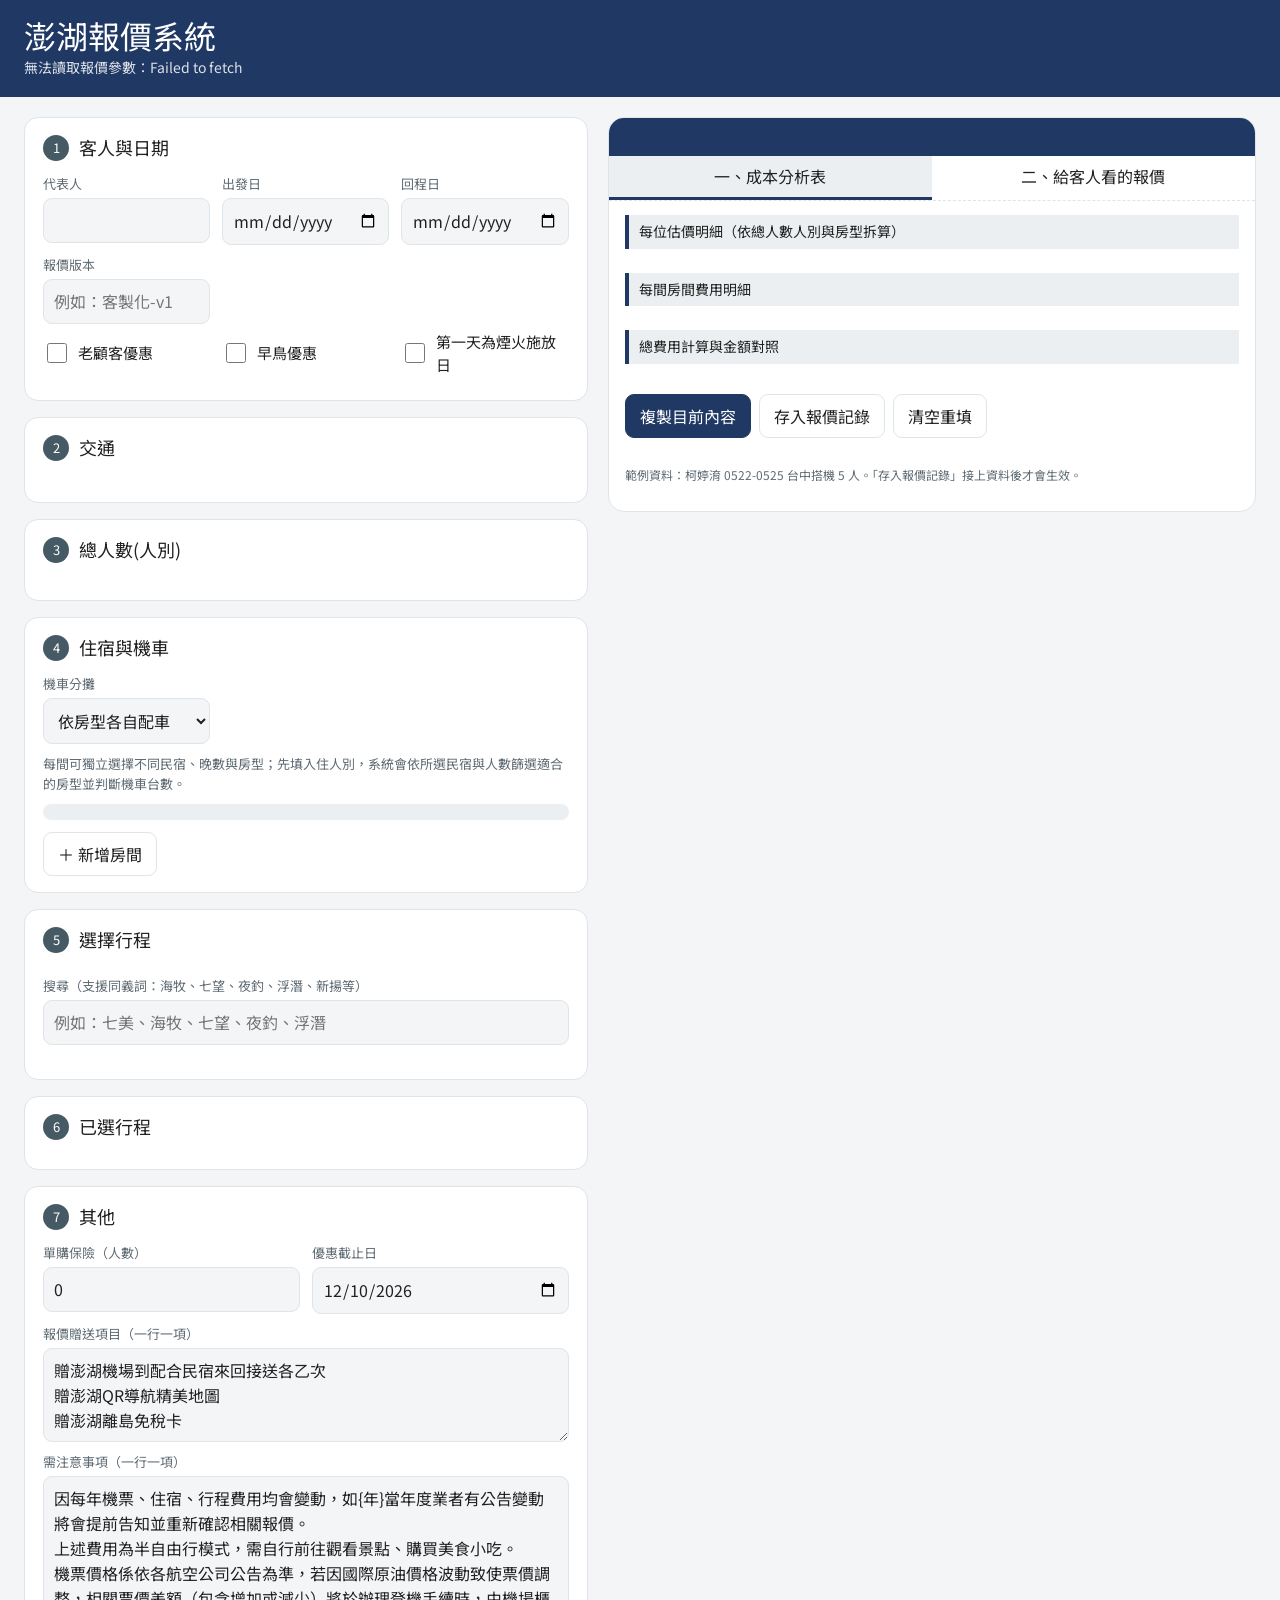
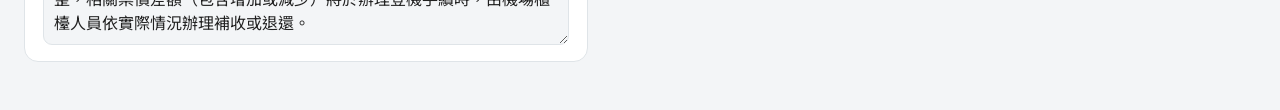
<file: penghu-quote/index.html>
<!DOCTYPE html>
<html lang="zh-Hant">
<head>
<meta charset="utf-8">
<meta name="viewport" content="width=device-width,initial-scale=1">
<title>澎湖報價系統</title>
<link rel="preconnect" href="https://fonts.googleapis.com">
<link href="https://fonts.googleapis.com/css2?family=Noto+Sans+TC:wght@400&display=swap" rel="stylesheet">
<style>
/* VOICE: 報價工作單，清楚好操作
   IDEA: 與報價參數設定表同一套配色：標題深藍、表頭灰藍、業者深色＋整列淺色
   PICTURE: 右側即時報價卡
   COLOUR and TYPE: 標題 #1F3864、表頭 #455A64、行程類別／業者／年齡／航空公司沿用表格顏色；不用粗體、不用藍色字
   LAYOUT: 左欄步驟輸入、右欄結果卡；窄螢幕上下堆疊 */
:root{color-scheme:light;
--bg:#f3f5f7;--card:#ffffff;--ink:#212121;
--mute:#5f6b73;--line:#dfe4e8;
--sea:#1F3864;--sea-soft:#eceff1;--hd:#455A64;--coral:#880E4F;--coral-soft:#fce4ec}
:root[data-theme]{color-scheme:light}
*{box-sizing:border-box;min-width:0}
body{margin:0;background:var(--bg);color:var(--ink);font:16px/1.55 "Noto Sans TC",system-ui,sans-serif;overflow-x:clip}
header{background:#1F3864;color:#fff;padding:18px 24px}
header h1{margin:0;font-size:clamp(24px,3vw,32px);line-height:1.1;font-weight:400}
header p{margin:4px 0 0;opacity:.85;font-size:14px}
main{display:grid;grid-template-columns:minmax(0,1fr) minmax(0,1.15fr);gap:20px;padding:20px 24px 48px;max-width:none;margin:0}
@media(max-width:980px){main{grid-template-columns:minmax(0,1fr)}}
.col{display:flex;flex-direction:column;gap:16px}
.sec{background:var(--card);border:1px solid var(--line);border-radius:14px;padding:16px 18px}
.sec h2{margin:0 0 12px;font-size:18px;font-weight:400;display:flex;align-items:center;gap:10px}
.sec h2 i{font-style:normal;width:26px;height:26px;border-radius:50%;background:var(--hd);color:#fff;display:grid;place-items:center;font-size:13px}
.grid{display:grid;grid-template-columns:repeat(auto-fit,minmax(150px,1fr));gap:10px 12px}
label{display:flex;flex-direction:column;gap:4px;font-size:13px;color:var(--mute)}
input,select,textarea{font:inherit;font-size:16px;color:var(--ink);background:var(--bg);border:1px solid var(--line);border-radius:9px;padding:9px 10px;min-height:44px;width:100%}
input:focus,select:focus,textarea:focus,button:focus-visible{outline:2px solid var(--coral);outline-offset:1px}
button{font:inherit;cursor:pointer;min-height:44px;border-radius:9px;border:1px solid var(--line);background:var(--card);color:var(--ink);padding:8px 14px}
.pri{background:var(--sea);color:#fff;border-color:var(--sea)}
.seg{display:flex;flex-wrap:wrap;gap:6px;margin-bottom:12px}
.seg button[aria-pressed=true]{background:var(--hd);color:#fff;border-color:var(--hd)}
.chk{flex-direction:row;align-items:center;gap:8px;color:var(--ink);font-size:15px;min-height:44px}
.chk input{width:20px;height:20px;min-height:0}
.kids{display:flex;flex-wrap:wrap;gap:8px;margin-top:10px}
.kid{display:flex;align-items:center;gap:6px;border-radius:10px;padding:4px 6px 4px 4px;border:1px solid var(--line)}
.kid em{color:#fff!important;border-radius:6px;padding:4px 8px}
.kid input{width:64px;min-height:36px;padding:4px 6px}.kid em{font-style:normal;font-size:12px;color:var(--mute);white-space:nowrap}
.kid button{min-height:36px;width:36px;padding:0;background:transparent;border:0}

.hint{font-size:13px;color:var(--mute);margin:8px 0 0}
.statbar{font-size:14px;padding:8px 12px;border-radius:10px;background:var(--sea-soft);color:var(--ink);margin:0 0 12px}
.statbar.err{background:#FFEBEE;color:#B71C1C}
.filters{display:flex;flex-wrap:wrap;gap:6px;margin-bottom:10px}
.tripbox{max-height:380px;overflow:auto;border-radius:12px}
.grp{padding:8px 12px;border-bottom:1px solid var(--line)}
.grp h3{margin:2px 0 6px;font-size:14px;font-weight:400;color:var(--ink)}
.tr{display:flex;align-items:center;gap:8px;padding:6px 0;flex-wrap:wrap}
.tag{font-size:12px;padding:2px 8px;border-radius:6px;color:#fff;white-space:nowrap}
.tr{border-radius:8px;padding-inline:8px!important;margin:3px 0}
.tr .nm{flex:1 1 140px}.tr .nt{font-size:12px;color:var(--mute)}
.tr button{min-height:36px;padding:4px 12px}
.picked{display:flex;flex-direction:column;gap:8px}
.out{position:sticky;top:12px;align-self:start}
@media(max-width:980px){.out{position:static}}
.ticket{background:var(--card);border:1px solid var(--line);border-radius:16px;overflow:hidden}
.tk-top{background:#1F3864;color:#fff;padding:16px 18px}
.tk-top .code{font-size:clamp(18px,2.2vw,22px);font-weight:400;line-height:1.3;overflow-wrap:anywhere}
.tk-top .fl{font-size:14px;opacity:.9;margin-top:6px;white-space:pre-line}
.tk-tabs{display:flex;border-bottom:1px dashed var(--line)}
.tk-tabs button{flex:1;border:0;border-radius:0;background:transparent;border-bottom:3px solid transparent}
.tk-tabs button[aria-selected=true]{border-bottom-color:var(--sea);color:var(--ink);background:var(--sea-soft)}
.tk-body{padding:14px 16px}
.scroll{overflow-x:auto}
table{border-collapse:collapse;width:100%;font-size:13px}
#ctab td:first-child,#ctab_calc td:first-child,#ctab_room td:first-child{min-width:7.5em}
#ctab_calc td:nth-child(2),#ctab_room td:nth-child(2){min-width:9em}
.sub-hd{margin:16px 0 8px;padding:6px 10px;background:var(--sea-soft);border-left:4px solid var(--sea);font-size:14px;color:var(--ink)}
.sub-hd:first-child{margin-top:0}
th,td{padding:7px 8px;border-bottom:1px solid var(--line);text-align:left;vertical-align:top}
th{font-weight:400;color:#fff;background:var(--hd);font-size:13px;white-space:nowrap}
td.n,th.n{text-align:right;white-space:nowrap}
tr.sum td{border-top:2px solid #1F3864;background:#ECEFF1}
#ctab_calc tr.sum td:nth-child(3),#ctab_room tr.sum td:nth-child(3){background:#FCE4EC;color:#880E4F}
tr.subsum td{background:#F5F7F9;color:#1F3864;border-top:1px dashed #90A4AE}
tr.room-h td{background:var(--sea-soft);color:var(--ink);font-size:13px}
pre{white-space:pre-wrap;margin:0;font:15px/1.7 "Noto Sans TC",system-ui,sans-serif;background:var(--bg);border:1px solid var(--line);border-radius:10px;padding:12px 14px;max-height:520px;overflow:auto}
.acts{display:flex;flex-wrap:wrap;gap:8px;padding:0 16px 16px}
.note{font-size:12px;color:var(--mute);padding:0 16px 14px}
.toast{position:fixed;left:50%;bottom:24px;transform:translateX(-50%) translateY(20px);opacity:0;background:var(--ink);color:var(--bg);padding:10px 16px;border-radius:10px;transition:.25s;pointer-events:none;font-size:14px;z-index:99}
.toast.on{opacity:1;transform:translateX(-50%)}
@media(prefers-reduced-motion:reduce){.toast{transition:none}}
.empty{color:var(--mute);font-size:14px;padding:10px 0;margin:0}
.cnt{display:grid;grid-template-columns:minmax(0,1fr) auto;border-radius:8px;overflow:hidden;border:0}
.cnt .ck{color:#fff;padding:6px 8px;font-size:13px;display:flex;align-items:center}
.cnt .cv{display:flex;align-items:center;gap:4px;padding:3px 5px;color:#212121}
.cnt .cv b{font-weight:400;min-width:18px;text-align:center;font-size:14px}
.cnt button{width:28px;height:28px;min-height:28px;padding:0;background:#fff;border-radius:6px;font-size:14px;line-height:1}
.room{border-radius:12px;overflow:hidden;margin-bottom:10px;border:0;display:block;padding:0}
.room .rh{display:flex;justify-content:space-between;align-items:center;color:#fff;padding:6px 8px 6px 12px;font-size:14px}
.room .rh .x{color:#fff;background:transparent;border:0;min-height:36px}
.room .rb{padding:10px 12px;color:#212121}
.rp{display:grid;grid-template-columns:repeat(auto-fit,minmax(210px,1fr));gap:6px;margin-top:8px}
.rs{display:grid;grid-template-columns:repeat(auto-fit,minmax(150px,1fr));gap:8px;align-items:end;margin-bottom:8px;padding-bottom:8px;border-bottom:1px dashed rgba(0,0,0,.15)}
.rs label{color:#37474F}
.tg{display:grid;grid-template-columns:auto minmax(0,1fr) minmax(0,1.4fr) auto;gap:8px;align-items:center;padding:8px 10px;border-bottom:1px solid #fff;color:#212121}
.tg .gn{font-size:15px}.tg select{min-height:38px;padding:4px 8px;font-size:14px}.tg button{min-height:38px;padding:4px 12px;background:#fff}
@media(max-width:560px){.tg{grid-template-columns:auto minmax(0,1fr)}.tg select{grid-column:1/-1}.tg button{grid-column:1/-1}}
.pk{border-radius:10px;padding:8px 10px;color:#212121;display:block}
.pt{display:grid;grid-template-columns:minmax(0,1fr) minmax(0,1.3fr) 96px 40px;gap:6px;align-items:center;margin-bottom:6px}
.pt select{min-height:38px;padding:4px 8px;font-size:14px}.pt .x{background:transparent;border:0;min-height:38px}
@media(max-width:560px){.pt{grid-template-columns:minmax(0,1fr) 96px 40px}.pt select[data-f="i"]{grid-column:1/-1;order:5}}
.leg4{grid-column:1/-1;display:grid;grid-template-columns:repeat(4,minmax(0,1fr));gap:10px;align-items:end}
@media(max-width:720px){.leg4{grid-template-columns:repeat(2,minmax(0,1fr))}}
.leg-pair{display:flex;gap:8px;align-items:flex-end}
.leg-pair label{flex:1}
.leg-pair .x{flex:0 0 auto;width:44px;height:44px;padding:0}
.legadd{grid-column:1/-1;display:flex;gap:10px}.legadd button{flex:1}
.warnbox{background:#FFEBEE;color:#B71C1C;border:1px solid #FFCDD2;border-radius:10px;padding:8px 12px;font-size:13px;margin-top:8px;line-height:1.5}
.tag-slot{font-size:12px;padding:2px 6px;border-radius:5px;background:rgba(255,255,255,.75);color:#212121;margin-left:6px}
</style>
</head>
<body>
<header><h1>澎湖報價系統</h1><p>輸入需求，右側即時產生成本分析表與給客人看的報價。尚未設定的價格以「—」顯示。</p></header>
<main>
<div class="col">
 <section class="sec"><h2><i>1</i>客人與日期</h2>
  <div class="grid">
   <label>代表人<input id="cname"></label>
   <label>出發日<input id="d1" type="date"></label>
   <label>回程日<input id="d2" type="date"></label>
   <label>報價版本<input id="ver" value="" placeholder="例如：客製化-v1"></label>
  </div>
  <div class="grid" style="margin-top:6px">
   <label class="chk"><input type="checkbox" id="oldc">老顧客優惠</label>
   <label class="chk"><input type="checkbox" id="early">早鳥優惠</label>
   <label class="chk"><input type="checkbox" id="firework_d1">第一天為煙火施放日</label>
  </div>
  <p class="hint" id="dayhint"></p>
 </section>

 <section class="sec"><h2><i>2</i>交通</h2>
  <div class="seg" id="trans"></div>
  <div class="grid" id="transf"></div>
 </section>

 <section class="sec"><h2><i>3</i>總人數(人別)</h2>
  <div class="rp" id="ppl"></div>
  <p class="hint" id="pplhint"></p>
 </section>

 <section class="sec"><h2><i>4</i>住宿與機車</h2>
  <div class="grid" style="margin-bottom:10px">
   <label>機車分攤<select id="bikemode"><option value="room">依房型各自配車</option><option value="total">依總人數配車</option><option value="none">需求未標房型</option></select></label>
   <p class="hint" style="grid-column:1/-1;margin:0">每間可獨立選擇不同民宿、晚數與房型；先填入住人別，系統會依所選民宿與人數篩選適合的房型並判斷機車台數。</p>
  </div>
  <p class="statbar" id="roomhint"></p>
  <div id="rooms"></div>
  <button id="addroom">＋ 新增房間</button>
 </section>

 <section class="sec"><h2><i>5</i>選擇行程</h2>
  <div class="filters" id="cats"></div>
  <label style="margin-bottom:10px">搜尋（支援同義詞：海牧、七望、夜釣、浮潛、新揚等）<input id="q" placeholder="例如：七美、海牧、七望、夜釣、浮潛"></label>
  <div class="tripbox" id="trips"></div>
  <p class="hint" id="offseason_hint" style="color:#B71C1C"></p>
 </section>

 <section class="sec"><h2><i>6</i>已選行程</h2>
  <div class="picked" id="picked"></div>
  <div id="schedwarn"></div>
 </section>

 <section class="sec"><h2><i>7</i>其他</h2>
  <div class="grid">
   <label>單購保險（人數）<input id="ins" type="number" min="0" value="0"></label>
   <label>優惠截止日<input id="dl" type="date" value="2026-12-10"></label>
  </div>
  <div class="grid" style="margin-top:10px;grid-template-columns:minmax(0,1fr)">
   <label>報價贈送項目（一行一項）<textarea id="gift" rows="3">贈澎湖機場到配合民宿來回接送各乙次
贈澎湖QR導航精美地圖
贈澎湖離島免稅卡</textarea></label>
   <label>需注意事項（一行一項）<textarea id="memo" rows="6">因每年機票、住宿、行程費用均會變動，如{年}當年度業者有公告變動將會提前告知並重新確認相關報價。
上述費用為半自由行模式，需自行前往觀看景點、購買美食小吃。
機票價格係依各航空公司公告為準，若因國際原油價格波動致使票價調整，相關票價差額（包含增加或減少）將於辦理登機手續時，由機場櫃檯人員依實際情況辦理補收或退還。</textarea></label>
  </div>
 </section>
</div>

<aside class="out">
 <div class="ticket">
  <div class="tk-top"><div class="code" id="code"></div><div class="fl" id="fl"></div></div>
  <div class="tk-tabs" role="tablist">
   <button role="tab" aria-selected="true" data-t="cost">一、成本分析表</button>
   <button role="tab" aria-selected="false" data-t="cust">二、給客人看的報價</button>
  </div>
  <div class="tk-body" id="pcost">
   <div class="sub-hd">每位估價明細（依總人數人別與房型拆算）</div>
   <div class="scroll"><table id="ctab"></table></div>
   <div class="sub-hd">每間房間費用明細</div>
   <div class="scroll"><table id="ctab_room"></table></div>
   <div class="sub-hd">總費用計算與金額對照</div>
   <div class="scroll"><table id="ctab_calc"></table></div>
   <p class="hint" id="miss_hint" style="color:#B71C1C;margin-top:8px"></p>
  </div>
  <div class="tk-body" id="pcust" hidden><pre id="ctext"></pre></div>
  <div class="acts">
   <button class="pri" id="copy">複製目前內容</button>
   <button id="save">存入報價記錄</button>
   <button id="reset">清空重填</button>
  </div>
  <p class="note">範例資料：柯婷淯 0522-0525 台中搭機 5 人。「存入報價記錄」接上資料後才會生效。</p>
 </div>
</aside>
</main>
<div class="toast" id="toast"></div>

<script>
const num=s=>{const t=String(s??"").replace(/[,+＋\s]/g,"");if(t===""||isNaN(+t))return null;return +t;};
function parseAll(R){const v=R.param,sp=R.special||[];const A=i=>String((v[i]||[])[0]||"").trim(),B=i=>String((v[i]||[])[1]||"").trim();
 const empty=i=>!(v[i]||[]).some(x=>String(x).trim()!=="");const find=f=>{for(let i=0;i<v.length;i++)if(f(i))return i;return -1;};
 const D={trips:[],cityAir:{},boatTimes:[],cabins:[],rooms:[],hol:[],price:{air:{},boat:{},cabin:{},room:{},bike:null,ins:null,clean:null,old:null,early:null}};
 const pick=(row,hdr,names)=>{const o={};for(const[k,n]of Object.entries(names)){const c=hdr.findIndex(x=>String(x).trim().startsWith(n));o[k]=c<0?null:num(row[c]);}return o;};
 // 機票售價
 let i=find(i=>A(i)==="機票（來回）");
 if(i>=0){const h=v[i+1]||[];for(let r=i+2;r<v.length&&!empty(r);r++)D.price.air[A(r)]=pick(v[r],h,{adult:"成人",c:"兒童",senior:"敬老",c0:"嬰兒"});}
 // 出發地與航空公司
 i=find(i=>A(i)==="機票（來回）成本");
 if(i>=0)for(let r=i+1;r<v.length;r++){const a=A(r);if(empty(r)&&r>i+3)break;if(a.includes("｜")){const[c,al]=a.split("｜");(D.cityAir[c]=D.cityAir[c]||[]).push(al);}}
 Object.keys(D.price.air).forEach(c=>{if(!D.cityAir[c])D.cityAir[c]=["立榮航空"];});
 // 布袋港船票
 i=find(i=>A(i)==="船票（布袋港來回）");
 if(i>=0){const h=v[i+1]||[];for(let r=i+2;r<v.length&&!empty(r);r++){D.boatTimes.push(A(r));D.price.boat[A(r)]=pick(v[r],h,{adult:"成人",c:"兒童",senior:"敬老",c0:"嬰兒"});}}
 // 高雄船票（售價）
 i=find(i=>A(i).startsWith("船票")&&A(i).includes("高雄")&&!A(i).includes("成本"));
 if(i>=0){const h=v[i+1]||[];for(let r=i+2;r<v.length;r++){if(A(r).startsWith("船票"))break;if(empty(r)){if(D.cabins.length)break;continue;}
  D.cabins.push(A(r));D.price.cabin[A(r)]=pick(v[r],h,{adult:"成人",c:"兒童",senior:"敬老",c0:"嬰兒"});}}
 // 住宿
 i=find(i=>A(i).startsWith("住宿房價"));
 if(i>=0){const h=v[i+1]||[];let inn="";const cd=h.findIndex(x=>x==="平日"),ch=h.findIndex(x=>x==="連續假日");
  for(let r=i+2;r<v.length;r++){if(A(r)==="機車"||A(r)==="其他")break;if(empty(r))continue;if(A(r))inn=A(r);const t=B(r);if(!t)continue;
   (D.price.room[inn]=D.price.room[inn]||{})[t]=[num(v[r][cd]),num(v[r][ch])];
   if(!D.rooms.some(x=>x[0]===t)){const base=t.startsWith("雙人房")?2:t.startsWith("四人房")?4:t.startsWith("六人房")?6:2;const add=/加1床/.test(t)?1:/加床/.test(t)?2:0;D.rooms.push([t,base+add,add?1:0]);}}}
 // 機車與其他
 for(let r=0;r<v.length;r++){const b=B(r),d=num((v[r]||[])[3]);
  if(b==="普通重型機車")D.price.bike=d;else if(b==="單購保險")D.price.ins=d;else if(b==="住宿清潔費")D.price.clean=d;else if(b==="老顧客優惠")D.price.old=d;else if(b==="早鳥優惠")D.price.early=d;}
 // 行程
 i=find(i=>B(i)==="行程主類別");
 if(i>=0)for(let r=i+1;r<v.length;r++){const w=v[r]||[];if(!String(w[1]||"").trim()&&!String(w[3]||"").trim())continue;
  const pr=[num(w[5]),num(w[6]),num(w[7]),num(w[8])];
  D.trips.push([String(w[0]||"").trim(),String(w[1]||"").trim(),String(w[2]||"").trim(),String(w[3]||"").trim(),String(w[4]||"").trim(),pr.some(x=>x!=null)?pr:null]);}
 // 連續假期
 sp.forEach(w=>{if(String(w[0]).trim()!=="機票搶票")return;const m=String(w[4]||"").match(/(\d{4}\/\d{1,2}\/\d{1,2})\s*-\s*(\d{4}\/\d{1,2}\/\d{1,2})/);if(!m)return;
  const z=s=>s.split("/").map((x,j)=>j?x.padStart(2,"0"):x).join("/");D.hol.push([String(w[1]).replace(/-?搶票日$/,"").trim(),z(m[1]),z(m[2])]);});
 return D;}

function boot(D){
const TRIPS=D.trips;
const CITY_AIR=D.cityAir;
const BOAT_TIME=D.boatTimes.length?D.boatTimes:["平日","假日","連續假日"];
const CABIN=D.cabins;
const ROOMS=D.rooms;
const CAP=Object.fromEntries(ROOMS.map(r=>[r[0],r[1]]));
const INNS=Object.keys(D.price.room);
const DEF_INN=INNS[0]||"";
const CATS=["全部","本島行程","本島周圍海域行程","跳島行程","玩水行程"];
const CATCOL={本島行程:"#283593",本島周圍海域行程:"#00695C",跳島行程:"#6D4C41",玩水行程:"#BF360C",全部:"#455A64"};
const AIRCOL={立榮航空:["#1C5E21","#B6D7A8"],華信航空:["#49148C","#A4C2F4"]};
const HOL=D.hol;
const dkey=v=>String(v).replace(/\//g,"-");
function holiday(){const a=$("d1").value,b=$("d2").value;if(!a||!b)return null;return HOL.find(h=>dkey(h[1])<=b&&dkey(h[2])>=a)||null;}
const isHoli=()=>!!holiday();
const RMC=[["#00838F","#B2EBF2"],["#AD1457","#F8BBD0"],["#827717","#F0F4C3"],["#4E342E","#D7CCC8"],["#E65100","#FFE0B2"],["#37474F","#CFD8DC"]];
/* 人別順序：成人(12-64歲) -> 兒童(2-5歲) -> 兒童(6-11歲) -> 敬老 -> 嬰兒 -> 愛心 -> 愛陪 */
const KEYS=["adult","c1","c2","senior","c0","love","love_acc"];
const KCOL={adult:"#B71C1C",c1:"#E65100",c2:"#827717",senior:"#1B5E20",c0:"#4A148C",love:"#0277BD",love_acc:"#00695C"};
const KLT={adult:"#FFCDD2",c1:"#FFE0B2",c2:"#F0F4C3",senior:"#C8E6C9",c0:"#E1BEE7",love:"#B3E5FC",love_acc:"#B2DFDB"};
const COL=(()=>{const PAL=[["#C62828","#FFCDD2"],["#E65100","#FFE0B2"],["#2E7D32","#C8E6C9"],["#6A1B9A","#E1BEE7"],["#00838F","#B2EBF2"],["#6D4C41","#D7CCC8"],["#AD1457","#F8BBD0"],["#283593","#C5CAE9"],["#B8860B","#FFF59D"],["#37474F","#CFD8DC"],["#0277BD","#B3E5FC"]];
 const seq=[];TRIPS.forEach(t=>{const v=t[2]||"";if(v&&seq[seq.length-1]!==v)seq.push(v);});
 const near={};seq.forEach((v,i)=>{near[v]=near[v]||new Set();for(let d=-3;d<=3;d++){const w=seq[i+d];if(d&&w&&w!==v)near[v].add(w);}});
 const col={},use=PAL.map(()=>0);seq.forEach(v=>{if(v in col)return;const bad=new Set([...near[v]].filter(w=>w in col).map(w=>col[w]));
  let best=-1;PAL.forEach((_,k)=>{if(!bad.has(k)&&(best<0||use[k]<use[best]))best=k;});if(best<0)best=0;col[v]=best;use[best]++;});
 return TRIPS.map(t=>t[2]?{dk:PAL[col[t[2]]][0],lt:PAL[col[t[2]]][1]}:{dk:"#616161",lt:"#E0E0E0"});})();
const GROUPS=(()=>{const g=[],m={};TRIPS.forEach((t,i)=>{if(!(t[1] in m)){m[t[1]]=g.length;g.push({name:t[1],cat:t[0],rows:[],manualSel:false});}g[m[t[1]]].rows.push(i);});
 g.forEach(x=>{const nb=x.rows.find(i=>TRIPS[i][2]==="南海燒烤"||TRIPS[i][2]==="南海BBQ");x.def=x.name.includes("BBQ")&&nb!=null?nb:x.rows[0];});return g;})();
const dn=i=>TRIPS[i][3]==="露天BBQ吃到飽"?"BBQ吃到飽":TRIPS[i][3];
const $=id=>document.getElementById(id);
const esc=s=>String(s??"").replace(/[&<>"']/g,c=>({"&":"&amp;","<":"&lt;",">":"&gt;",'"':"&quot;","'":"&#39;"}[c]));
const P=o=>Object.assign({adult:0,c1:0,c2:0,senior:0,c0:0,love:0,love_acc:0},o);
const S={trans:"air",city:Object.keys(CITY_AIR).includes("台中")?"台中":Object.keys(CITY_AIR)[0],air:"華信航空",goL:[{c:"AE-781",t:"07:30"}],backL:[{c:"AE-792",t:"17:35"}],boat:"平日",cabin:"經濟座艙",
 p:P({adult:4,c0:1}),rooms:[],picked:[],cat:"全部",q:""};
$("cname").value="柯婷淯";$("d1").value="2027-05-22";$("d2").value="2027-05-25";
const air=()=>S.trans==="air";
function LAB(){const b=air()?"搭機":"搭船";return{
 adult:"成人（12-64歲）",
 c1:b+"兒童（"+(air()?"2-5歲":"3-5歲")+"）",
 c2:b+"兒童（6-11歲）",
 senior:"敬老（滿65歲）",
 c0:b+"嬰兒（"+(air()?"未滿2歲":"未滿3歲")+"）",
 love:"愛心",
 love_acc:"愛陪"
};}
const sum=o=>KEYS.reduce((s,k)=>s+(+o[k]||0),0);
const total=()=>sum(S.p);
const kidsN=o=>(+o.c0||0)+(+o.c1||0)+(+o.c2||0);
function pplShort(o){const s={adult:"成人",c1:air()?"2-5歲":"3-5歲",c2:"6-11歲",senior:"敬老",c0:air()?"未滿2歲":"未滿3歲",love:"愛心",love_acc:"愛陪"};return KEYS.filter(k=>+o[k]).map(k=>s[k]+o[k]+"位").join("、");}
function roomStayLabel(o){
 const nameMap={adult:"成人",c1:"兒童",c2:"兒童",senior:"敬老",c0:"嬰兒",love:"愛心",love_acc:"愛陪"};
 const merged={};
 KEYS.forEach(k=>{
  const cnt=+o[k]||0;
  if(!cnt)return;
  const lbl=nameMap[k];
  merged[lbl]=(merged[lbl]||0)+cnt;
 });
 return Object.entries(merged).map(([lbl,cnt])=>`${lbl}${cnt}位`).join("+");
}
function nights(){const a=new Date($("d1").value),b=new Date($("d2").value);const n=Math.round((b-a)/864e5);return isFinite(n)&&n>0?n:0}
function md(v){const d=new Date(v);return isNaN(d)?"":String(d.getMonth()+1).padStart(2,"0")+String(d.getDate()).padStart(2,"0")}
function ymd(v){const d=new Date(v);return isNaN(d)?"":d.getFullYear()+"/"+String(d.getMonth()+1).padStart(2,"0")+"/"+String(d.getDate()).padStart(2,"0")}

/* ====== 業務規則 1：季節判斷（旺季 04/01-10/10 vs 淡季 10/11-03/31）與優先預設業者 ====== */
function isPeakSeason(){
 const v=$("d1").value;
 if(!v)return false;
 const mmdd=md(v);
 return mmdd>="0401"&&mmdd<="1010";
}
function isOffSeason(){
 const v=$("d1").value;
 if(!v)return false;
 const mmdd=md(v);
 return mmdd>="1011"||mmdd<="0331";
}
function isHiddenInOffSeason(g){
 if(!isOffSeason())return false;
 if(g.cat==="玩水行程")return true;
 return g.rows.some(idx=>{
  const t=TRIPS[idx];
  const full=`${t[0]||""} ${t[1]||""} ${t[2]||""} ${t[3]||""} ${t[4]||""}`;
  return /水上活動|玩水|浮潛|北海|吉貝|姑婆嶼|險礁|目斗嶼/.test(full);
 });
}
function getPreferredRow(g){
 const peak=isPeakSeason();
 const off=isOffSeason();
 const gName=g.name;
 const hasAny=(txt,kws)=>kws.some(k=>txt.includes(k));
 const findByVendor=vList=>{
  for(const v of vList){
   const hit=g.rows.find(idx=>(TRIPS[idx][2]||"").includes(v)||(TRIPS[idx][3]||"").includes(v));
   if(hit!=null)return hit;
  }
  return null;
 };
 if(gName.includes("BBQ")){
  const hit=findByVendor(["南海燒烤","南海BBQ"]);
  if(hit!=null)return hit;
 }
 if(gName.includes("東海夜釣")){
  const hit=findByVendor(["晶翔號"]);
  if(hit!=null)return hit;
 }
 if(off){
  if(hasAny(gName,["海洋牧場","海牧"])){
   const hit=findByVendor(["星光海洋牧場","星光"]);
   if(hit!=null)return hit;
  }
 }
 if(peak){
  if(hasAny(gName,["海洋牧場","海牧"])){
   const hit=findByVendor(["和慶"]);
   if(hit!=null)return hit;
  }
  if(hasAny(gName,["南海二島","南海-南海二島","七美望安","七望"])){
   const hit=findByVendor(["東北"]);
   if(hit!=null)return hit;
  }
  if(gName.includes("花火船")&&!gName.includes("夜釣")){
   const hit=findByVendor(["海安","南海金八達","南海金巴達"]);
   if(hit!=null)return hit;
  }
  if(!gName.includes("東海夜釣")&&!gName.includes("花火船")&&hasAny(gName,["市區夜釣","夜釣"])){
   const hit=findByVendor(["大益夜釣","大益"]);
   if(hit!=null)return hit;
  }
  if(gName.includes("吉貝")&&hasAny(gName,["水上活動","玩水"])){
   const hit=findByVendor(["名揚","新揚"]);
   if(hit!=null)return hit;
  }
 }
 return g.def;
}
function applyPreferredVendors(){
 GROUPS.forEach(g=>{
  if(!g.manualSel)g.sel=getPreferredRow(g);
 });
}

/* ====== 業務規則 2：同義詞 / 相同識別搜尋比對 ====== */
const SYNONYM_GROUPS=[
 ["海洋牧場","海牧"],
 ["南海二島(七美、望安)","南海二島(七美望安)","南海二島","南海-南海二島","七美望安","七望"],
 ["專業浮潛","浮潛"],
 ["名揚","新揚"]
];
function expandQuery(raw){
 const q=raw.trim();
 if(!q)return[];
 const terms=new Set([q]);
 if(q==="市區夜釣"){
  terms.add("夜釣");
 }
 SYNONYM_GROUPS.forEach(grp=>{
  if(grp.some(w=>w.includes(q)||q.includes(w))){
   grp.forEach(w=>terms.add(w));
  }
 });
 return[...terms];
}
function matchTripSearch(g,rawQ){
 const q=rawQ.trim();
 if(!q)return true;
 const terms=expandQuery(q);
 const isCityNightOnly=(q==="市區夜釣");
 return g.rows.some(idx=>{
  const text=TRIPS[idx].join(" ");
  if(isCityNightOnly&&text.includes("東海夜釣"))return false;
  return terms.some(t=>text.includes(t));
 });
}

/* ====== 業務規則 3：排程時段歸類、預設天數與限制檢核 ====== */
function classifyTrip(i){
 const t=TRIPS[i];
 const cat=t[0]||"",grp=t[1]||"",name=t[3]||"",note=t[4]||"";
 const full=`${cat} ${grp} ${name} ${note}`;
 const isEvening=/花火船|夜釣|BBQ|夜間潮間帶/.test(full);
 const isTwilight=/黃昏之旅/.test(full);
 const isJibeiFirework=/吉貝/.test(full)&&/花火/.test(full);
 const isIslandJump=(cat==="跳島行程")||/七美|望安|南海二島|南方四島|東吉|藍洞|吉貝|姑婆嶼|員貝|鳥嶼|澎澎灘|桶盤|虎井/.test(full);
 const isFullDay7to17=/七美|南方四島|東吉|藍洞/.test(full)&&!/南海二島/.test(full);
 const isSouthTwo=/南海二島|七望/.test(full);
 const isLastDayBanned=/夜釣小管|夜釣|花火船|夜釣花火船|BBQ/.test(full);
 const isBBQ=/BBQ/.test(full);
 return{isEvening,isTwilight,isJibeiFirework,isIslandJump,isFullDay7to17,isSouthTwo,isLastDayBanned,isBBQ};
}
function getBackFlightMins(){
 if(!air())return null;
 const times=S.backL.map(x=>x.t).filter(Boolean);
 if(!times.length)return null;
 const mins=times.map(t=>{const[h,m]=t.split(":").map(Number);return h*60+(m||0);});
 return Math.max(...mins);
}
function getGoFlightMins(){
 if(!air())return null;
 const times=S.goL.map(x=>x.t).filter(Boolean);
 if(!times.length)return null;
 const mins=times.map(t=>{const[h,m]=t.split(":").map(Number);return h*60+(m||0);});
 return Math.min(...mins);
}
function suggestDefaultDay(i){
 const days=Math.max(nights()+1,1);
 const c=classifyTrip(i);
 const fwD1=$("firework_d1")&&$("firework_d1").checked;
 if(c.isJibeiFirework&&fwD1)return 1;
 if(c.isTwilight)return 1;
 if(c.isIslandJump)return days>=2?2:1;
 if(c.isEvening){
  const goM=getGoFlightMins();
  if(days>=2&&goM!=null&&goM>=17*60)return 2;
  return 1;
 }
 return 1;
}
function validateSchedule(){
 const days=Math.max(nights()+1,1);
 const fwD1=$("firework_d1")&&$("firework_d1").checked;
 const backM=getBackFlightMins();
 const warns=[];
 const eveningByDay={};
 S.picked.forEach(p=>{
  const d=+p.day||1;
  const c=classifyTrip(p.i);
  const title=dn(p.i);
  if(d===1&&c.isIslandJump&&!c.isTwilight&&!(c.isJibeiFirework&&fwD1)){
   warns.push(`「${title}」屬跳島行程，一律禁止排在第1天（黃昏之旅或煙火施放日之吉貝花火船除外）。`);
  }
  if(days>1&&d===days&&c.isLastDayBanned){
   const allowBBQ=c.isBBQ&&air()&&backM!=null&&backM>20*60+30;
   if(!allowBBQ){
    warns.push(`「${title}」禁止排在最後一天（第${days}天）；僅搭機且回程航班 20:30 過後，BBQ 才可排在最後一天。`);
   }
  }
  if(c.isEvening){
   (eveningByDay[d]=eveningByDay[d]||[]).push(title);
  }
 });
 Object.entries(eveningByDay).forEach(([d,list])=>{
  if(list.length>1){
   warns.push(`第${d}天同時安排了多項晚上行程（${list.join("、")}），請留意夜間時段是否衝突。`);
  }
 });
 return warns;
}

/* 房型與機車判斷（依該房選擇的民宿篩選房型） */
const beds=r=>(+r.p.senior)+(+r.p.adult)+(+r.p.c2)+(+r.p.love)+(+r.p.love_acc);
function innRooms(inn){
 const m=D.price.room[inn];
 if(!m)return ROOMS;
 const list=ROOMS.filter(x=>x[0] in m);
 return list.length?list:ROOMS;
}
function fits(r){
 const pool=innRooms(r.inn);
 const n=Math.max(beds(r),1);
 let f=pool.filter(x=>x[1]>=n&&x[1]<=n+1);
 if(!f.length)f=pool.filter(x=>x[1]>=n);
 if(!f.length)f=[pool[pool.length-1]];
 return f.sort((a,b)=>a[1]-b[1]||a[2]-b[2]).map(x=>x[0]);
}
function seats(r){
 const ad=(+r.p.senior)+(+r.p.adult)+(+r.p.love)+(+r.p.love_acc);
 if(ad===0)return 0;
 const c1=+r.p.c1,c2=+r.p.c2;
 return ad+c2+(ad+c1+c2<=(CAP[r.type]||2)?c1:0);
}
function judge(r){
 if(!r.inn||!D.price.room[r.inn])r.inn=DEF_INN;
 const f=fits(r);
 if(r.typeAuto||!f.includes(r.type))r.type=f[0];
 if(r.nightsAuto)r.nights=nights();
 if(r.bikeAuto)r.bike=Math.ceil(seats(r)/2);
}
const left=()=>{const o=P({...S.p});S.rooms.forEach(r=>KEYS.forEach(k=>o[k]-=+r.p[k]||0));return o;};
function newRoom(p,inn){const r={inn:inn||DEF_INN,p:P(p),type:"",nights:nights(),nightsAuto:true,bike:0,typeAuto:true,bikeAuto:true};judge(r);return r;}
function autoRooms(){S.rooms=[];const o=P({...S.p});
 while(sum(o)>0){const r=P();const ad=Math.min(2,(+o.senior)+(+o.adult)+(+o.love)+(+o.love_acc));let take=ad;["adult","senior","love","love_acc"].forEach(k=>{const t=Math.min(take,+o[k]);r[k]=t;o[k]-=t;take-=t;});
  if(ad===0){KEYS.forEach(k=>{r[k]=o[k];o[k]=0;});}else{["c2","c1","c0"].forEach(k=>{const t=Math.min(+o[k],2);r[k]=t;o[k]-=t;});}
  if((+o.senior)+(+o.adult)+(+o.love)+(+o.love_acc)===0)KEYS.forEach(k=>{r[k]+=o[k];o[k]=0;});
  S.rooms.push(newRoom(r,DEF_INN));}}
function syncPicked(){S.picked.forEach(p=>{if(p.auto)p.p=P({...S.p});});}
function sortPicked(){S.picked.sort((a,b)=>(+a.day||1)-(+b.day||1));}

function boatJudge(){const n=nights();if(!n)return"待判定";if(isHoli())return"連續假日";
 const dw=new Date($("d1").value).getDay();if(n+1===3)return dw===5||dw===6?"假日":"平日";return"待判定";}
function leg4HTML(isAir){
 const w=isAir?"班次":"船班";
 const max=Math.max(S.goL.length,S.backL.length);
 let rows="";
 for(let n=0;n<max;n++){
  const g=S.goL[n],b=S.backL[n],sfx=max>1?(n+1):"";
  rows+=`<div class="leg4">`+
   (g?`${isAir?`<label>去程航班${sfx}<input data-leg="goL" data-n="${n}" data-f="c" value="${esc(g.c)}"></label>`:`<div></div>`}
   <div class="leg-pair"><label>去程${isAir?"時間":w+"時間"}${sfx}<input type="time" data-leg="goL" data-n="${n}" data-f="t" value="${esc(g.t)}"></label>${S.goL.length>1?`<button class="x" data-legrm="goL" data-n="${n}" aria-label="移除去程">✕</button>`:""}</div>`
   :`<div></div><div></div>`)+
   (b?`${isAir?`<label>回程航班${sfx}<input data-leg="backL" data-n="${n}" data-f="c" value="${esc(b.c)}"></label>`:`<div></div>`}
   <div class="leg-pair"><label>回程${isAir?"時間":w+"時間"}${sfx}<input type="time" data-leg="backL" data-n="${n}" data-f="t" value="${esc(b.t)}"></label>${S.backL.length>1?`<button class="x" data-legrm="backL" data-n="${n}" aria-label="移除回程">✕</button>`:""}</div>`
   :`<div></div><div></div>`)+
  `</div>`;
 }
 return rows+`<div class="legadd"><button data-legadd="goL">＋新增去程${isAir?"航班":w}</button><button data-legadd="backL">＋新增回程${isAir?"航班":w}</button></div>`;
}
function renderTrans(){
 $("trans").innerHTML=[["air","搭機"],["budai","布袋港搭船"],["kh","高雄搭船"]].map(([k,t])=>`<button data-k="${k}" aria-pressed="${S.trans===k}">${t}</button>`).join("");
 const ship=!air();let h="";
 if(!ship){h=`<label>出發地<select id="city">${Object.keys(CITY_AIR).map(c=>`<option ${c===S.city?"selected":""}>${c}</option>`).join("")}</select></label>
 <label>航空公司<select id="airl">${CITY_AIR[S.city].map(c=>`<option ${c===S.air?"selected":""}>${c}</option>`).join("")}</select></label>
`+leg4HTML(true);}
 else{const bj=boatJudge();if(bj!=="待判定")S.boat=bj;
 h=(S.trans==="budai"?(bj!=="待判定"?`<label>船票類別（依日期、天數自動判斷）<input value="${bj}" readonly style="background:${bj==="平日"?"#2E7D32":bj==="假日"?"#E65100":"#B71C1C"};color:#fff;border-color:transparent"></label>`
  :`<label>船票類別（待判定，請手動選）<select id="boat">${BOAT_TIME.map(c=>`<option ${c===S.boat?"selected":""}>${c}</option>`).join("")}</select></label>`)
  :`<label>艙等<select id="cabin">${CABIN.map(c=>`<option ${c===S.cabin?"selected":""}>${c}</option>`).join("")}</select></label>`)+
 leg4HTML(false);}
 $("transf").innerHTML=h;
 const al=$("airl");if(al){const c=AIRCOL[S.air]||["#455A64"];al.style.cssText=`background:${c[0]};color:#fff;border-color:${c[0]}`;}
}
function cntHTML(k,label,v,attr){return`<div class="cnt"><span class="ck" style="background:${KCOL[k]}">${label}</span><div class="cv" style="background:${KLT[k]}"><button ${attr} data-d="-1" data-k="${k}" aria-label="減少">−</button><b>${v}</b><button ${attr} data-d="1" data-k="${k}" aria-label="增加">＋</button></div></div>`;}
function renderPpl(){const L=LAB();$("ppl").innerHTML=KEYS.map(k=>cntHTML(k,L[k],S.p[k],"")).join("");$("pplhint").textContent=`共 ${total()} 位`;}
function renderRooms(){
 const L=LAB(),n=nights();
 const roomTot=S.rooms.reduce((s,r)=>s+sum(r.p),0);
 const mainTot=total();
 const distinctInns=[...new Set(S.rooms.map(r=>r.inn).filter(Boolean))];
 $("rooms").innerHTML=S.rooms.map((r,i)=>{
  const f=fits(r),hc=RMC[i%RMC.length],rSum=sum(r.p);
  return`<div class="room"><div class="rh" style="background:${hc[0]}"><span>房間 ${i+1}・${esc(r.inn)}民宿・${esc(r.type)}（入住 ${rSum} 位 / ${r.nights} 晚）・${isHoli()?"連續假日":"平日"}</span><button class="x" data-x="${i}" aria-label="移除房間">✕</button></div>
 <div class="rb" style="background:${hc[1]}">
 <div class="rs">
  <label>民宿<select data-i="${i}" data-f="inn">${INNS.map(x=>`<option ${x===r.inn?"selected":""}>${esc(x)}</option>`).join("")}</select></label>
  <label>房型（依入住人數篩選）<select data-i="${i}" data-f="type">${f.map(t=>`<option ${t===r.type?"selected":""}>${t}</option>`).join("")}</select></label>
  <label>住幾晚${r.nightsAuto?"":"（手動）"}<input type="number" min="1" value="${r.nights}" data-i="${i}" data-f="nights"></label>
  <label>機車台數${r.bikeAuto?"（自動判斷）":"（手動）"}<input type="number" min="0" value="${r.bike}" data-i="${i}" data-f="bike"></label>
  ${r.bikeAuto?"":`<button data-auto="${i}">改回自動判斷</button>`}
 </div>
 <div class="rp">${KEYS.map(k=>cntHTML(k,L[k],r.p[k],`data-i="${i}"`)).join("")}</div>
 </div></div>`;
 }).join("")||`<p class="empty">尚未新增房間</p>`;

 const o=left(),lt=KEYS.filter(k=>o[k]).map(k=>L[k]+(o[k]>0?"尚未分配 ":"多分配 ")+Math.abs(o[k])+"位");
 const bk=S.rooms.reduce((s,r)=>s+(+r.bike||0),0);
 const innInfo=distinctInns.length>1?`（分住 ${distinctInns.length} 間不同民宿：${distinctInns.join("、")}）`:"";
 const matchTxt=roomTot===mainTot?`入住總人數 ${roomTot} 位（與上方總人數 ${mainTot} 位相符）`:`⚠️ 入住總人數 ${roomTot} 位，須等於上方總人數 ${mainTot} 位`;
 $("roomhint").textContent=`${S.rooms.length} 間房${innInfo}、${n} 晚、機車共 ${bk} 台（${n+1} 天）｜${matchTxt}`+(lt.length?"｜"+lt.join("、"):"。");
 $("roomhint").className=(roomTot!==mainTot||lt.length)?"statbar err":"statbar";
}
function renderCats(){
 const off=isOffSeason();
 const visibleCats=off?CATS.filter(c=>c!=="玩水行程"):CATS;
 if(off&&S.cat==="玩水行程")S.cat="全部";
 $("cats").innerHTML=visibleCats.map(c=>{const cc=CATCOL[c],on=S.cat===c;return`<button data-c="${c}" style="${on?`background:${cc};color:#fff;border-color:${cc}`:`border-color:${cc};color:#212121;box-shadow:inset 5px 0 0 ${cc}`}">${c}</button>`}).join("");
}
function optLabel(i){const t=TRIPS[i];return(t[2]||"業者未填")+"・"+dn(i)+(t[4]?"（"+t[4]+"）":"");}
function renderTrips(){
 applyPreferredVendors();
 const off=isOffSeason();
 const q=S.q.trim();
 const gs=GROUPS.filter(g=>!isHiddenInOffSeason(g)&&(S.cat==="全部"||g.rows.some(i=>TRIPS[i][0]===S.cat))&&matchTripSearch(g,q));
 $("trips").innerHTML=gs.map(g=>{const gi=GROUPS.indexOf(g),sel=g.sel??g.def,c=COL[sel],ct=TRIPS[sel][0];
  return`<div class="tg" style="background:${c.lt};box-shadow:inset 6px 0 0 ${CATCOL[ct]}"><span class="tag" style="background:${CATCOL[TRIPS[sel][0]]}">${esc(TRIPS[sel][0])}</span><span class="gn">${esc(g.name)}</span>
  <select data-g="${gi}" style="background:${c.dk};color:#fff;border-color:${c.dk}" aria-label="業者與行程">${g.rows.map(i=>`<option value="${i}" ${i===sel?"selected":""}>${esc(optLabel(i))}</option>`).join("")}</select>
  <button data-add="${gi}">加入</button></div>`;}).join("")||`<p class="empty" style="padding:12px">找不到符合的行程</p>`;
 $("offseason_hint").textContent=off?"※ 目前出發日落於 10/11 - 03/31 期間，已自動遮蔽水上活動、浮潛及北海相關行程（海洋牧場預設星光海洋牧場）。":"";
 const days=Math.max(nights()+1,1),L=LAB();
 $("picked").innerHTML=S.picked.map((p,j)=>{const g=GROUPS[p.g],c=COL[p.i],ct=TRIPS[p.i][0],cls=classifyTrip(p.i);
  const slotTag=cls.isEvening?`<span class="tag-slot">晚上行程</span>`:cls.isFullDay7to17?`<span class="tag-slot">07:00-17:00</span>`:cls.isSouthTwo?`<span class="tag-slot">07:00-15:30</span>`:"";
  return`<div class="pk" style="background:${c.lt};box-shadow:inset 6px 0 0 ${CATCOL[ct]}">
 <div class="pt"><span class="pn">${esc(dn(p.i))}${slotTag}</span><select data-j="${j}" data-f="i" style="background:${c.dk};color:#fff;border-color:${c.dk}" aria-label="更換業者">${g.rows.map(i=>`<option value="${i}" ${i===p.i?"selected":""}>${esc(optLabel(i))}</option>`).join("")}</select>
 <select data-j="${j}" data-f="day" aria-label="第幾天">${Array.from({length:days},(_,d)=>`<option value="${d+1}" ${p.day==d+1?"selected":""}>第${d+1}天</option>`).join("")}</select><button class="x" data-rm="${j}" aria-label="移除">✕</button></div>
 <div class="rp">${KEYS.filter(k=>+S.p[k]).map(k=>cntHTML(k,L[k],p.p[k],`data-j="${j}"`)).join("")}</div>${p.auto?"":`<p class="hint" style="margin:4px 0 0">人別人數已手動調整</p>`}</div>`;}).join("")||`<p class="empty">尚未加入任何行程，請從上方「5 選擇行程」點擊加入。</p>`;
 const warns=validateSchedule();
 $("schedwarn").innerHTML=warns.length?`<div class="warnbox">${warns.map(w=>`<div>⚠️ ${esc(w)}</div>`).join("")}</div>`:"";
}
function code(){const tr=air()?S.city.slice(-1)+"機":S.trans==="budai"?"布船":"高船";
 const v=$("ver").value.trim();
 return `${v?`[${v}]`:""}${md($("d1").value)}-${md($("d2").value)} ${$("cname").value||"代表人"} ${total()}人 ${tr}`;}
const port=()=>air()?S.city:S.trans==="budai"?"布袋港":"高雄";
function legLines(code){const w=air()?"班次":"船班",f=x=>(code&&air()&&x.c?x.c+" ":"")+x.t+w;
 const ok=x=>x.t||x.c;return[...S.goL.filter(ok).map(x=>`${ymd($("d1").value)} ${port()}>澎湖 ${f(x)}`),...S.backL.filter(ok).map(x=>`${ymd($("d2").value)} 澎湖>${port()} ${f(x)}`)];}
function flights(){return legLines(true).join("\n");}
/* 價格參數（目前表上已有的售價；空白的顯示「—」） */
const PRICE=D.price;
const fmt=v=>v==null?"—":Math.round(v).toLocaleString("en-US");
function airP(k){const a=air()?PRICE.air[S.city]:S.trans==="budai"?PRICE.boat[S.boat]:PRICE.cabin[S.cabin];if(!a)return null;
 if(k==="adult"||k==="love"||k==="love_acc")return a.adult;
 if(k==="senior")return a.senior;
 if(k==="c0")return a.c0;
 return a.c;}
function roomP(r){const t=(PRICE.room[r.inn]||{})[r.type];if(!t)return null;return t[isHoli()?1:0];}
function tripP(i,k){const t=TRIPS[i][5];if(!t)return null;const m={adult:t[0],senior:t[0],love:t[0],love_acc:t[0],c0:t[1],c1:t[2],c2:t[3]};return m[k]??null;}
const add=(a,b)=>a==null||b==null?null:a+b;
const isTotalMode=()=>$("bikemode").value!=="room";
const discV=()=>($("oldc").checked?(PRICE.old??0):0)+($("early").checked?(PRICE.early??0):0);
function calc(){const n=nights(),days=n+1,miss=new Set();
 const adultsAll=S.rooms.reduce((s,r)=>s+(+r.p.adult)+(+r.p.senior)+(+r.p.love)+(+r.p.love_acc),0);
 const totalBikes=S.rooms.reduce((s,r)=>s+(+r.bike||0),0);
 const per=S.rooms.map(r=>{const o={};const rp=roomP(r);if(rp==null)miss.add(`${r.inn}民宿 ${r.type}房價`);
  const rn=+r.nights||0;
  const payers=(+r.p.senior)+(+r.p.adult)+(+r.p.c2)+(+r.p.love)+(+r.p.love_acc);const sts=seats(r);
  KEYS.forEach(k=>{if(!+r.p[k])return;let v=airP(k);if(v==null)miss.add(air()?"機票（"+LAB()[k]+"）":"船票");
   const isAdultLike=(k==="adult"||k==="senior"||k==="love"||k==="love_acc");
   if(isAdultLike||k==="c2")v=add(v,rp==null?null:rp*rn/payers);else if(k==="c1")v=add(v,PRICE.clean);
   const counted=isAdultLike||k==="c2"||(k==="c1"&&sts>payers);
   if(isTotalMode()){if(isAdultLike)v=add(v,adultsAll?PRICE.bike*totalBikes*days/adultsAll:0);}
   else if(counted&&k!=="c0")v=add(v,sts?PRICE.bike*(+r.bike)*days/sts:0);
   S.picked.forEach(p=>{if(+p.p[k]){const tp=tripP(p.i,k);if(tp==null)miss.add(dn(p.i)+"價格");v=add(v,tp??null);}});
   o[k]=v;o[k+"d"]=(isAdultLike||k==="c2")&&v!=null?v+discV():v;});
  return o;});
 return{per,miss};}
function renderOut(){
 sortPicked();
 renderTrips();
 $("code").textContent=code();$("fl").textContent=flights();
 const n=nights(),days=n+1,L=LAB(),{per,miss}=calc();
 const activeKeys=KEYS.filter(k=>+S.p[k]>0);
 const tot=(a,b)=>a==null||b==null?null:a*b;
 const AD=(+S.p.adult)+(+S.p.senior)+(+S.p.love)+(+S.p.love_acc);
 const adultsAll=S.rooms.reduce((s,r)=>s+(+r.p.adult)+(+r.p.senior)+(+r.p.love)+(+r.p.love_acc),0);
 const totalBikes=S.rooms.reduce((s,r)=>s+(+r.bike||0),0);

 /* ====== 1. 每位估價明細表（依總人數人別與房型拆算） ====== */
 const estRows=[];
 if(air()){const ac=AIRCOL[S.air]||["#455A64","#ECEFF1"];
  activeKeys.forEach(k=>{const p=airP(k);
   const v={};v[k]=p;
   const lbl=k==="c0"?`${L[k]}保險費`:`${L[k]}機票`;
   estRows.push({name:lbl,dk:ac[0],bg:ac[1],v,missFlag:p==null});
  });
 }else{
  const v={};activeKeys.forEach(k=>v[k]=airP(k));
  estRows.push({name:S.trans==="budai"?`船票（布袋港・${S.boat}）`:`船票（高雄・${S.cabin}）`,v,missFlag:activeKeys.some(k=>v[k]==null)});
 }
 S.rooms.forEach((r,i)=>{
  const rc=RMC[i%RMC.length],rp=roomP(r),rn=+r.nights||0;
  const payers=(+r.p.senior)+(+r.p.adult)+(+r.p.c2)+(+r.p.love)+(+r.p.love_acc);
  const v={};
  activeKeys.forEach(k=>{
   if(!+r.p[k])return;
   if(k==="adult"||k==="senior"||k==="love"||k==="love_acc"||k==="c2"){
    v[k]=rp!=null&&payers?rp*rn/payers:null;
   }
  });
  estRows.push({name:`房間${i+1} ${r.inn}民宿 ${r.type} 入住${roomStayLabel(r.p)}`,dk:rc[0],bg:rc[1],v,missFlag:rp==null});
  if(+r.p.c1){
   const cv={c1:PRICE.clean};
   estRows.push({name:`房間${i+1} 住宿清潔費（2-5歲同住）`,dk:rc[0],bg:rc[1],v:cv,missFlag:PRICE.clean==null});
  }
 });
 {
  const v={};
  activeKeys.forEach(k=>{
   const isAdultLike=(k==="adult"||k==="senior"||k==="love"||k==="love_acc");
   if(isTotalMode()){
    if(isAdultLike)v[k]=PRICE.bike!=null&&adultsAll?PRICE.bike*totalBikes*days/adultsAll:null;
   }else{
    const roomWithK=S.rooms.filter(r=>+r.p[k]>0);
    if(roomWithK.length){
     let sumUnit=0,cnt=0,ok=true;
     roomWithK.forEach(r=>{
      const sts=seats(r),payers=(+r.p.senior)+(+r.p.adult)+(+r.p.c2)+(+r.p.love)+(+r.p.love_acc);
      const counted=isAdultLike||k==="c2"||(k==="c1"&&sts>payers);
      if(counted&&k!=="c0"){
       if(PRICE.bike==null){ok=false;return;}
       sumUnit+=(sts?PRICE.bike*(+r.bike)*days/sts:0)*(+r.p[k]);
       cnt+=(+r.p[k]);
      }
     });
     if(cnt>0)v[k]=ok?sumUnit/cnt:null;
    }
   }
  });
  estRows.push({name:"普通重型機車",dk:"#37474F",bg:"#CFD8DC",v,missFlag:PRICE.bike==null});
 }
 S.picked.forEach(p=>{
  const t=TRIPS[p.i],v={};let hasMiss=false;
  activeKeys.forEach(k=>{if(+p.p[k]){const tp=tripP(p.i,k);v[k]=tp;if(tp==null)hasMiss=true;}});
  estRows.push({name:`${dn(p.i)}（${t[2]||"業者未填"}・第${p.day}天）`,dk:CATCOL[t[0]],bg:COL[p.i].lt,v,missFlag:hasMiss});
 });
 if($("oldc").checked){
  const v={};activeKeys.forEach(k=>{if(k==="adult"||k==="senior"||k==="love"||k==="love_acc"||k==="c2")v[k]=PRICE.old;});
  estRows.push({name:"老顧客優惠",v,missFlag:PRICE.old==null});
 }
 if($("early").checked){
  const v={};activeKeys.forEach(k=>{if(k==="adult"||k==="senior"||k==="love"||k==="love_acc"||k==="c2")v[k]=PRICE.early;});
  estRows.push({name:"早鳥優惠",v,missFlag:PRICE.early==null});
 }
 const hasDisc=$("oldc").checked||$("early").checked;
 const roomSumRows=S.rooms.map((r,i)=>{
  const lbl=S.rooms.length>1?`總計（房間${i+1}・${r.inn} ${r.type}）`:"總計（每位合計）";
  const v={};
  activeKeys.forEach(k=>{
   if(!+r.p[k])return;
   const val=hasDisc?per[i][k+"d"]:per[i][k];
   v[k]=val;
  });
  return{name:lbl,v,sum:true};
 });
 $("ctab").innerHTML=`<thead><tr><th>項目</th>${activeKeys.map(k=>`<th class="n" style="background:${KCOL[k]}">${L[k]}每位</th>`).join("")}</tr></thead><tbody>`+
  estRows.map(r=>`<tr${r.bg?` style="background:${r.bg};color:#212121"`:""}><td${r.dk?` style="background:${r.dk};color:#fff"`:""}>${esc(r.name)}</td>${activeKeys.map(k=>{
   const val=r.v[k];
   return`<td class="n">${val!==undefined?fmt(val):""}</td>`;
  }).join("")}</tr>`).join("")+
  roomSumRows.map(r=>`<tr class="sum"><td>${esc(r.name)}</td>${activeKeys.map(k=>{
   const val=r.v[k];
   return`<td class="n">${val!==undefined?fmt(val):""}</td>`;
  }).join("")}</tr>`).join("")+`</tbody>`;

 /* ====== 2. 每間房間費用明細表 ====== */
 const roomCostRows=[];
 let allRoomsTotal=0,allRoomsAny=false;
 S.rooms.forEach((r,i)=>{
  const rc=RMC[i%RMC.length],rp=roomP(r),rn=+r.nights||0,rAmt=tot(rp,rn);
  const stayTxt=roomStayLabel(r.p);
  roomCostRows.push({name:`房間${i+1} ${r.inn}民宿 ${r.type}${stayTxt?` 入住${stayTxt}`:""}`,calc:`${fmt(rp)} × ${rn} 晚 × 1 間`,amt:fmt(rAmt),raw:rAmt,dk:rc[0],bg:rc[1]});
  let subAmt=rAmt||0,subAny=rAmt!=null;
  const parts=[`房費 ${fmt(rAmt)}`];
  if(+r.p.c1){
   const cAmt=PRICE.clean!=null?PRICE.clean*r.p.c1:null;
   roomCostRows.push({name:`房間${i+1} 住宿清潔費`,calc:`${fmt(PRICE.clean)} × ${r.p.c1} 位（未滿6歲同住）`,amt:fmt(cAmt),raw:cAmt,dk:rc[0],bg:rc[1]});
   if(cAmt!=null){subAmt+=cAmt;subAny=true;}
   parts.push(`清潔費 ${fmt(cAmt)}`);
  }
  if(!isTotalMode()){
   const bAmt=PRICE.bike!=null?PRICE.bike*(+r.bike||0)*days:null;
   roomCostRows.push({name:`房間${i+1} 普通重型機車`,calc:`${fmt(PRICE.bike)} × ${r.bike} 台 × ${days} 天`,amt:fmt(bAmt),raw:bAmt,dk:"#37474F",bg:"#CFD8DC"});
   if(bAmt!=null){subAmt+=bAmt;subAny=true;}
   parts.push(`機車 ${fmt(bAmt)}`);
  }
  const subFinal=subAny?subAmt:null;
  if(subFinal!=null){allRoomsTotal+=subFinal;allRoomsAny=true;}
  roomCostRows.push({name:`房間${i+1} 費用小計`,calc:parts.join("＋"),amt:fmt(subFinal),subsum:true});
 });
 if(S.rooms.length){
  const sumCalc=S.rooms.map((_,i)=>`房間${i+1}小計`).join("＋");
  roomCostRows.push({name:"全部房間費用合計",calc:sumCalc,amt:fmt(allRoomsAny?allRoomsTotal:null),sum:true});
 }
 $("ctab_room").innerHTML=`<thead><tr><th>房間項目</th><th>計算</th><th class="n" style="background:#880E4F">金額</th></tr></thead><tbody>`+
  (roomCostRows.length?roomCostRows.map(r=>`<tr class="${r.sum?"sum":r.subsum?"subsum":""}"${r.bg?` style="background:${r.bg};color:#212121"`:""}><td${r.dk?` style="background:${r.dk};color:#fff"`:""}>${esc(r.name)}</td><td>${esc(r.calc)}</td><td class="n">${esc(r.amt)}</td></tr>`).join("")
  :`<tr><td colspan="3" class="empty" style="text-align:center">尚未新增房間</td></tr>`)+`</tbody>`;

 /* ====== 3. 總費用計算與金額對照表 ====== */
 const calcRows=[];
 if(air()){const ac=AIRCOL[S.air]||["#455A64","#ECEFF1"];
  activeKeys.forEach(k=>{const p=airP(k),a=tot(p,+S.p[k]);
   if(k==="c0")calcRows.push({name:`${L[k]}保險費`,calc:`${fmt(p)} × ${S.p[k]} 位（已含保險票、活動保險費）`,amt:fmt(a),raw:a,dk:ac[0],bg:ac[1]});
   else calcRows.push({name:`${L[k]}機票`,calc:`${fmt(p)} × ${S.p[k]} 位`,amt:fmt(a),raw:a,dk:ac[0],bg:ac[1]});
  });
 }else{
  calcRows.push({name:S.trans==="budai"?`船票（布袋港・${S.boat}）`:`船票（高雄・${S.cabin}）`,calc:pplShort(S.p),amt:"—",raw:null});
 }
 S.rooms.forEach((r,i)=>{
  const rc=RMC[i%RMC.length],rp=roomP(r),rn=+r.nights||0,amt=tot(rp,rn);
  const stayTxt=roomStayLabel(r.p);
  calcRows.push({name:`房間${i+1} ${r.inn}民宿 ${r.type}${stayTxt?` 入住${stayTxt}`:""}`,calc:`${fmt(rp)} × ${rn} 晚 × 1 間`,amt:fmt(amt),raw:amt,dk:rc[0],bg:rc[1]});
  if(+r.p.c1){const cAmt=PRICE.clean!=null?PRICE.clean*r.p.c1:null;calcRows.push({name:`房間${i+1} 住宿清潔費`,calc:`${fmt(PRICE.clean)} × ${r.p.c1} 位（未滿6歲同住）`,amt:fmt(cAmt),raw:cAmt,dk:rc[0],bg:rc[1]});}
 });
 {const tb=S.rooms.reduce((s,r)=>s+(+r.bike||0),0),amt=PRICE.bike!=null?PRICE.bike*tb*days:null;
  calcRows.push({name:"普通重型機車",calc:`${fmt(PRICE.bike)} × ${tb} 台 × ${days} 天`,amt:fmt(amt),raw:amt,dk:"#37474F",bg:"#CFD8DC"});}
 S.picked.forEach(p=>{const t=TRIPS[p.i];let amt=0,hasNull=false;KEYS.forEach(k=>{if(+p.p[k]){const tp=tripP(p.i,k);if(tp==null)hasNull=true;else amt+=tp*(+p.p[k]);}});
  const finalAmt=hasNull?null:amt;
  calcRows.push({name:`${dn(p.i)}（${t[2]||"業者未填"}）`,calc:KEYS.filter(k=>+p.p[k]).map(k=>`${fmt(tripP(p.i,k))} × ${p.p[k]} 位`).join("＋")+`・第${p.day}天`,amt:fmt(finalAmt),raw:finalAmt,dk:CATCOL[t[0]],bg:COL[p.i].lt});
 });
 if(+$("ins").value){const iAmt=PRICE.ins!=null?PRICE.ins*(+$("ins").value):null;calcRows.push({name:"單購保險",calc:`${fmt(PRICE.ins)} × ${$("ins").value} 位`,amt:fmt(iAmt),raw:iAmt});}
 const el=AD+(+S.p.c2);
 if($("oldc").checked){const oAmt=tot(PRICE.old,el);calcRows.push({name:"老顧客優惠",calc:`${fmt(PRICE.old)} × ${el} 位`,amt:fmt(oAmt),raw:oAmt});}
 if($("early").checked){const eAmt=tot(PRICE.early,el);calcRows.push({name:"早鳥優惠",calc:`${fmt(PRICE.early)} × ${el} 位`,amt:fmt(eAmt),raw:eAmt});}

 let amtSum=0,amtAny=false;
 calcRows.forEach(r=>{if(r.raw!=null){amtSum+=r.raw;amtAny=true;}});
 calcRows.push({name:"總計",calc:miss.size?"（已加總已知項目）":"",amt:fmt(amtAny?amtSum:null),sum:true});

 $("ctab_calc").innerHTML=`<thead><tr><th>項目</th><th>計算</th><th class="n" style="background:#880E4F">金額</th></tr></thead><tbody>`+
  calcRows.map(r=>`<tr class="${r.sum?"sum":""}"${r.bg?` style="background:${r.bg};color:#212121"`:""}><td${r.dk?` style="background:${r.dk};color:#fff"`:""}>${esc(r.name)}</td><td>${esc(r.calc)}</td><td class="n">${esc(r.amt)}</td></tr>`).join("")+`</tbody>`;

 $("miss_hint").textContent=miss.size?`⚠️ 尚缺價格（未計入上方總計）：${[...miss].join("、")}`:"";

 /* ====== 給客人看的報價文字 ====== */
 const CN=["零","一","二","三","四","五","六","七","八","九","十"],cn=x=>CN[x]||String(x),cq=x=>+x===2?"兩":cn(+x);
 const AIRPORT={台北:"台北松山",台中:"台中清泉崗",嘉義:"嘉義",台南:"台南",高雄:"高雄小港"};
 const from=air()?AIRPORT[S.city]:S.trans==="budai"?"布袋港":"高雄港";
 const tagT=air()?S.city+"搭機":S.trans==="budai"?"布袋港搭船":"高雄搭船";
 const kidsAll=kidsN(S.p);
 const ppl=[`成人${S.p.adult}位`];if(+S.p.senior)ppl.push(`敬老${S.p.senior}位`);if(+S.p.love)ppl.push(`愛心${S.p.love}位`);if(+S.p.love_acc)ppl.push(`愛陪${S.p.love_acc}位`);if(kidsAll)ppl.push(`小孩${kidsAll}位`);
 const innMap={};
 S.rooms.forEach(r=>{
  const key=`${r.inn}|${r.nights}`;
  innMap[key]=innMap[key]||{inn:r.inn,nights:r.nights,types:{}};
  innMap[key].types[r.type]=(innMap[key].types[r.type]||0)+1;
 });
 const stayDesc=Object.values(innMap).map(g=>`${g.inn}民宿-${Object.keys(g.types).map(t=>t+cq(g.types[t])+"間").join("、")}${g.nights}晚`).join("、");
 const bikes=S.rooms.reduce((s,r)=>s+(+r.bike||0),0);
 const hasAq=S.picked.some(p=>TRIPS[p.i][3].includes("水族館"));
 const note=i=>{const x=TRIPS[i][4];return x&&!x.includes("\n")?"("+x.replace(/；/g,"、")+")":"";};
 const inc=[`代訂購${from}到澎湖-來回程${air()?"機票":"船票"}x${total()}位`,
  `入住愛玩咖搭配民宿-${stayDesc||"尚未設定"}(不含餐食)`,
  `搭配租賃澎湖本島普通重型機車x${bikes}台${n+1}天(兩人乙部、不含油資)`,
  ...S.picked.map((p,j)=>`行程${cn(j+1)}:${dn(p.i)}${note(p.i)}`)];
 const disc=[];if($("oldc").checked)disc.push("老顧客優惠");if($("early").checked)disc.push("早鳥優惠");
 const dlab=disc.length===2?"雙重優惠(老顧客+早鳥)後":disc.length?disc[0]+"後":"";
 const dl=$("dl").value?ymd($("dl").value):"＿＿";
 const AGE={adult:"成人(12-64歲)",c1:air()?"兒童(2-5歲)":"兒童(3-5歲)",c2:"兒童(6-11歲)",senior:"敬老(滿65歲)",c0:air()?"嬰兒(未滿2歲)":"嬰兒(未滿3歲)",love:"愛心",love_acc:"愛陪"};
 const distinctInns=[...new Set(S.rooms.map(r=>r.inn))];
 const roomDesc=r=>{const s=sum(r.p),parts=[];
  if(+r.p.adult)parts.push(cq(r.p.adult)+"位成人");if(+r.p.senior)parts.push(cq(r.p.senior)+"位敬老");
  if(+r.p.love)parts.push(cq(r.p.love)+"位愛心");if(+r.p.love_acc)parts.push(cq(r.p.love_acc)+"位愛陪");
  if(+r.p.c0)parts.push(cq(r.p.c0)+"位嬰兒");if(+r.p.c1+(+r.p.c2))parts.push(cq(+r.p.c1+(+r.p.c2))+"位兒童");
  const innPrefix=distinctInns.length>1?`${r.inn}民宿 `:"";
  return (s===1?"單人":cq(s)+"人")+"入住"+innPrefix+r.type+(parts.length>1||!+r.p.adult?"("+parts.join("+")+")":"");};
 const pv=v=>v==null?"＿＿":Math.round(v);
 const roomTxt=S.rooms.map((r,i)=>[`${tagT}※${roomDesc(r)}※${isTotalMode()?"兩人乙部機車":"搭配"+cq(r.bike)+"台機車"}`,
  ...KEYS.filter(k=>+r.p[k]).map(k=>k==="c0"?`${AGE[k]}◎每位：${pv(per[i].c0)}元/位(不含車位、不含床位${hasAq?"、不含水族館優惠門票":""})`
   :`${AGE[k]}◎每位：${pv(per[i][k])}元/位${dlab&&k!=="c1"?`>${dlab}${AGE[k].replace(/\(.*\)/,"")}每位：${pv(per[i][k+"d"])}元/位`:""}`)].join("\n")).join("\n\n");
 const yr=$("d1").value?new Date($("d1").value).getFullYear():"＿＿";
 const lines=v=>v.split("\n").map(s=>s.trim()).filter(Boolean);
 const txt=[`${$("cname").value||"＿＿"} 您好`,`人數：${total()}人(${ppl.join("、")})`,"",
  ...legLines(false),"",
  "***************************************","※搭配愛玩咖-客製化優惠報價※","","報價包含項目：",...inc.map((x,i)=>`${i+1}.${x}`),"----","",
  "報價贈送項目",...lines($("gift").value).map((x,i)=>`${i+1}.${x}`),"","","報價： ","------初步報價-------","",
  ...(disc.length?["**********************",`於 ${dl} 前完成預定與支付訂金作業，可享以下優惠~ `,
   ...disc.map((d,i)=>`優惠${cn(i+1)}(${d})：成人初步報價每位${d==="老顧客優惠"?PRICE.old??"＿＿":PRICE.early??"＿＿"}元/位`),"**********************",""]:[]),
  roomTxt,"","需注意事項：",lines($("memo").value).map((x,i)=>`${i+1}.${x.replace("{年}",yr)}`).join("\n\n"),"","**********************"].join("\n");
 $("ctext").textContent=txt;
 {const hd=holiday(),pk=isPeakSeason(),off=isOffSeason();
  $("dayhint").innerHTML=n?`共 ${n+1} 天 ${n} 夜・`+(hd?`<span style="background:#B71C1C;color:#fff;padding:2px 8px;border-radius:6px">連續假期：${esc(hd[0])}（${esc(hd[1])}-${esc(hd[2])}）</span>`:`<span style="background:#2E7D32;color:#fff;padding:2px 8px;border-radius:6px">非連續假期</span>`)
   +(pk?` <span style="background:#00695C;color:#fff;padding:2px 8px;border-radius:6px">旺季(04/01-10/10)優先業者已套用</span>`:"")
   +(off?` <span style="background:#455A64;color:#fff;padding:2px 8px;border-radius:6px">淡季(10/11-03/31)星光海洋牧場預設／玩水浮潛北海已遮蔽</span>`:"")
   :"請填出發日與回程日";}
}
function all(){renderTrans();renderPpl();renderRooms();renderCats();renderTrips();renderOut();}
const reAll=()=>{S.rooms.forEach(judge);renderPpl();renderRooms();renderTrips();renderOut();};

$("trans").onclick=e=>{const k=e.target.dataset.k;if(k){S.trans=k;all();}};
$("transf").onclick=e=>{const d=e.target.dataset;if(d.legadd){S[d.legadd].push({c:"",t:""});renderTrans();renderOut();}else if(d.legrm){S[d.legrm].splice(+d.n,1);renderTrans();renderOut();}};
$("transf").oninput=e=>{const id=e.target.id;if(id==="city"){S.city=e.target.value;S.air=CITY_AIR[S.city][0];renderTrans();}else if(id==="airl"){S.air=e.target.value;renderTrans();}else if(e.target.dataset.leg){const L=S[e.target.dataset.leg][+e.target.dataset.n];L[e.target.dataset.f]=e.target.value;if(e.target.dataset.f==="c"){const c=e.target.value.trim().toUpperCase();const a=c.startsWith("AE")?"華信航空":c.startsWith("B7")?"立榮航空":"";if(a&&a!==S.air&&CITY_AIR[S.city].includes(a)){S.air=a;renderTrans();}}}else if(id){S[id]=e.target.value;}renderOut();};
$("ppl").onclick=e=>{const k=e.target.dataset.k;if(!k)return;S.p[k]=Math.max(0,S.p[k]+(+e.target.dataset.d));autoRooms();syncPicked();reAll();};
$("rooms").onclick=e=>{const d=e.target.dataset;
 if(d.x!=null){S.rooms.splice(d.x,1);reAll();return;}
 if(d.auto!=null){S.rooms[d.auto].bikeAuto=true;reAll();return;}
 if(d.k&&d.i!=null){
  const r=S.rooms[d.i];
  const delta=+d.d;
  if(delta>0){
   const roomTot=S.rooms.reduce((s,rm)=>s+sum(rm.p),0);
   if(roomTot>=total()){toast("入住總人數不可超過上方總人數");return;}
  }
  r.p[d.k]=Math.max(0,(+r.p[d.k]||0)+delta);
  judge(r);reAll();
 }};
$("rooms").addEventListener("change",e=>{const{i,f}=e.target.dataset;if(i==null)return;const r=S.rooms[i];
 if(f==="inn"){r.inn=e.target.value;r.typeAuto=true;judge(r);}
 else if(f==="type"){r.type=e.target.value;r.typeAuto=false;judge(r);}
 else if(f==="nights"){r.nights=Math.max(1,+e.target.value||1);r.nightsAuto=false;}
 else if(f==="bike"){r.bike=Math.max(0,+e.target.value||0);r.bikeAuto=false;}
 reAll();
});
$("addroom").onclick=()=>{
 const roomTot=S.rooms.reduce((s,rm)=>s+sum(rm.p),0);
 if(roomTot>=total()){toast("入住總人數已達上方總人數上限");return;}
 const o=left();KEYS.forEach(k=>o[k]=Math.max(0,o[k]));
 S.rooms.push(newRoom(sum(o)?o:P(),DEF_INN));reAll();
};
$("cats").onclick=e=>{const c=e.target.dataset.c;if(c){S.cat=c;renderCats();renderTrips();}};
$("q").oninput=e=>{S.q=e.target.value;renderTrips();};
$("trips").addEventListener("change",e=>{const g=e.target.dataset.g;if(g!=null){GROUPS[g].sel=+e.target.value;GROUPS[g].manualSel=true;renderTrips();}});
$("trips").onclick=e=>{
 const a=e.target.dataset.add;
 if(a==null)return;
 const g=GROUPS[a],i=g.sel??g.def;
 const defDay=suggestDefaultDay(i);
 S.picked.push({g:+a,i,day:defDay,p:P({...S.p}),auto:true});
 renderOut();
 toast(`已加入：${dn(i)}（預設排第${defDay}天）`);
};
$("picked").addEventListener("change",e=>{
 const{j,f}=e.target.dataset;
 if(j==null||!f)return;
 const val=+e.target.value;
 if(f==="day"){
  const days=Math.max(nights()+1,1);
  const fwD1=$("firework_d1")&&$("firework_d1").checked;
  const backM=getBackFlightMins();
  const c=classifyTrip(S.picked[j].i);
  if(val===1&&c.isIslandJump&&!c.isTwilight&&!(c.isJibeiFirework&&fwD1)){
   toast("⚠️ 跳島行程一律禁止排在第1天");
  }else if(days>1&&val===days&&c.isLastDayBanned&&!(c.isBBQ&&air()&&backM!=null&&backM>20*60+30)){
   toast("⚠️ 此晚間行程禁止排在最後一天");
  }
 }
 S.picked[j][f]=val;
 renderOut();
});
$("picked").onclick=e=>{const d=e.target.dataset;if(d.rm!=null){S.picked.splice(d.rm,1);renderOut();return;}
 if(d.k&&d.j!=null){const p=S.picked[d.j];p.p[d.k]=Math.max(0,(+p.p[d.k]||0)+(+d.d));p.auto=false;renderOut();}};
for(const id of["cname","d1","d2","ver","oldc","early","firework_d1","bikemode","ins","gift","memo","dl"])$(id).addEventListener("input",()=>{if(["d1","d2"].includes(id)){renderTrans();renderRooms();renderCats();renderTrips();}renderOut();});
document.querySelector(".tk-tabs").onclick=e=>{const t=e.target.dataset.t;if(!t)return;for(const b of e.currentTarget.children)b.setAttribute("aria-selected",b.dataset.t===t);$("pcost").hidden=t!=="cost";$("pcust").hidden=t!=="cust";};
function toast(m){const t=$("toast");t.textContent=m;t.classList.add("on");clearTimeout(t._h);t._h=setTimeout(()=>t.classList.remove("on"),2200);}
$("copy").onclick=async()=>{const cust=!$("pcust").hidden;let s;
 if(cust)s=$("ctext").textContent;
 else{
  const t1=[...$("ctab").rows].map(r=>[...r.cells].map(c=>c.textContent).join("\t")).join("\n");
  const t2=[...$("ctab_room").rows].map(r=>[...r.cells].map(c=>c.textContent).join("\t")).join("\n");
  const t3=[...$("ctab_calc").rows].map(r=>[...r.cells].map(c=>c.textContent).join("\t")).join("\n");
  s=code()+"\n"+flights()+"\n\n【每位估價明細】\n"+t1+"\n\n【每間房間費用明細】\n"+t2+"\n\n【總費用計算與金額對照】\n"+t3;
 }
 try{await navigator.clipboard.writeText(s);toast("已複製");}catch(e){toast("無法自動複製，請手動選取");}};
$("save").onclick=()=>toast("接上資料後啟用：會寫入報價記錄與各組報價明細");
$("reset").onclick=()=>{KEYS.forEach(k=>S.p[k]=0);S.rooms=[];S.picked=[];GROUPS.forEach(g=>g.manualSel=false);$("cname").value="";$("ver").value="";$("oldc").checked=$("early").checked=$("firework_d1").checked=false;all();};
S.rooms=[newRoom({adult:1},DEF_INN),newRoom({adult:3,c0:1},DEF_INN)];if(CAP["四人房"])S.rooms[1].type="四人房";S.rooms[1].typeAuto=false;
S.rooms.forEach(r=>{r.bikeAuto=false;});S.rooms[0].bike=1;S.rooms[1].bike=1;
$("bikemode").value="total";$("oldc").checked=true;$("early").checked=true;
applyPreferredVendors();
{const g2=GROUPS.findIndex(g=>g.name==="南海-南海二島"),g1=GROUPS.findIndex(g=>g.name==="水族館門票");if(g2>=0&&g1>=0){const i2=GROUPS[g2].sel??GROUPS[g2].def;
 const i1=GROUPS[g1].def;
  S.picked.push({g:g2,i:i2,day:2,p:P({adult:4}),auto:false},{g:g1,i:i1,day:3,p:P({adult:4}),auto:false});}}
all();
}
(function(){const API_URL="https://script.google.com/macros/s/AKfycbxIXOrkQj0ICJNMrZ6TAcRumm_H55wYVRPScP3z3UtfmHujwKVnjzRYPkTVOdARgk8L/exec";
 const msg=t=>{const p=document.querySelector("header p");if(p)p.textContent=t;};
 msg("讀取報價參數中⋯⋯");
 fetch(API_URL+(API_URL.includes("?")?"&":"?")+"api=1",{cache:"no-store"}).then(r=>r.json())
  .then(r=>{try{boot(parseAll(r));msg("輸入需求，右側即時產生成本分析表與給客人看的報價。尚未設定的價格以「—」顯示。");}catch(e){msg("資料讀取後處理失敗："+e.message);}})
  .catch(e=>msg("無法讀取報價參數："+(e&&e.message||e)));})();

</script>
</body>
</html>
</file>
